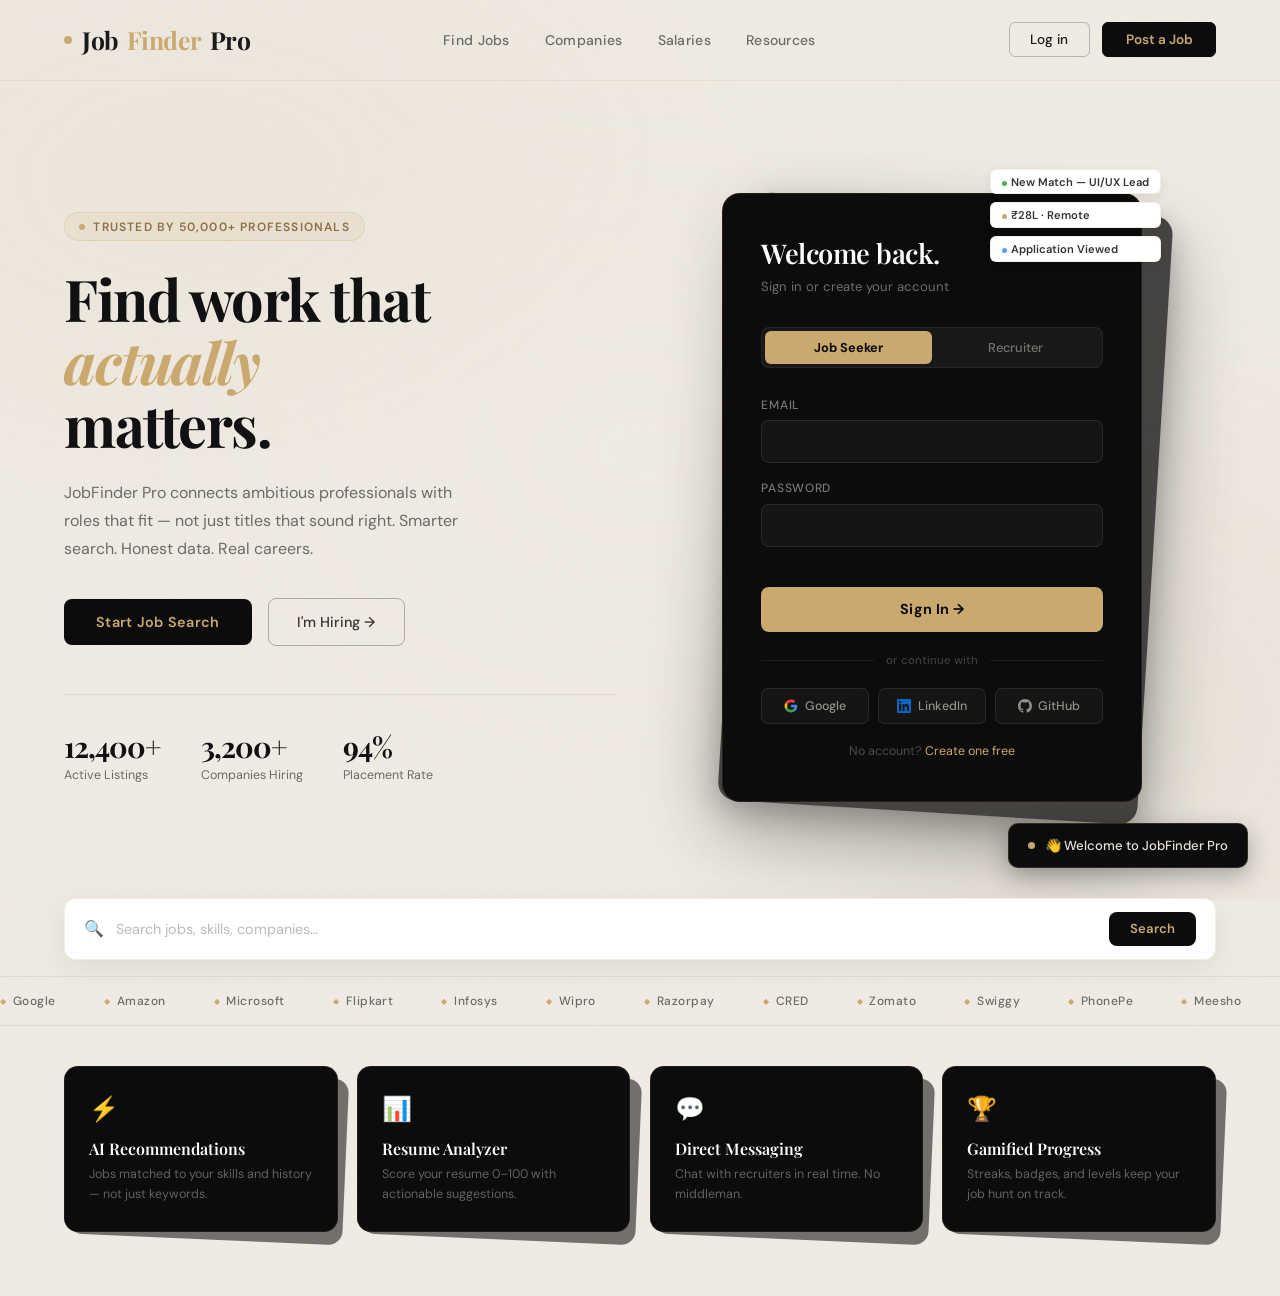
<file: Project/src/main/webapp/index.html>
<!DOCTYPE html>
<html lang="en">

<head>
  <meta charset="UTF-8" />
  <meta name="viewport" content="width=device-width, initial-scale=1.0" />
  <title>JobFinder Pro</title>
  <link
    href="https://fonts.googleapis.com/css2?family=Playfair+Display:wght@400;600;700&family=DM+Sans:wght@300;400;500;600&display=swap"
    rel="stylesheet" />
  <style>
    /* ─── RESET & BASE ─────────────────────────────── */
    *,
    *::before,
    *::after {
      box-sizing: border-box;
      margin: 0;
      padding: 0;
    }

    :root {
      --bg: #F0EBE3;
      --bg-noise: url("data:image/svg+xml,%3Csvg xmlns='http://www.w3.org/2000/svg' width='300' height='300'%3E%3Cfilter id='n'%3E%3CfeTurbulence type='fractalNoise' baseFrequency='0.75' numOctaves='4' stitchTiles='stitch'/%3E%3C/filter%3E%3Crect width='300' height='300' filter='url(%23n)' opacity='0.04'/%3E%3C/svg%3E");
      --card: #0C0C0C;
      --card-text: #E8E2D9;
      --accent: #C9A96E;
      --accent2: #8B6F47;
      --muted: #6B6B6B;
      --border: rgba(201, 169, 110, 0.25);
      --shadow-color: rgba(12, 12, 12, 0.55);
      --font-head: 'Playfair Display', Georgia, serif;
      --font-body: 'DM Sans', sans-serif;
    }

    html {
      font-size: 16px;
    }

    body {
      font-family: var(--font-body);
      background-color: var(--bg);
      background-image: var(--bg-noise);
      min-height: 100vh;
      display: flex;
      flex-direction: column;
      color: #1a1a1a;
      overflow-x: hidden;
    }

    /* ─── BACKGROUND TEXTURE LAYER ────────────────── */
    body::before {
      content: '';
      position: fixed;
      inset: 0;
      background:
        radial-gradient(ellipse 70% 60% at 15% 20%, rgba(201, 169, 110, 0.07) 0%, transparent 65%),
        radial-gradient(ellipse 50% 80% at 90% 80%, rgba(139, 111, 71, 0.06) 0%, transparent 60%),
        radial-gradient(ellipse 40% 40% at 50% 50%, rgba(240, 235, 227, 0.4) 0%, transparent 100%);
      pointer-events: none;
      z-index: 0;
    }

    /* ─── NAVBAR ───────────────────────────────────── */
    nav {
      position: relative;
      z-index: 10;
      display: flex;
      align-items: center;
      justify-content: space-between;
      padding: 1.4rem 4rem;
      border-bottom: 1px solid rgba(201, 169, 110, 0.18);
    }

    .nav-logo {
      font-family: var(--font-head);
      font-size: 1.55rem;
      font-weight: 700;
      color: #1a1a1a;
      letter-spacing: -0.5px;
      display: flex;
      align-items: center;
      gap: 0.5rem;
    }

    .nav-logo span {
      color: var(--accent);
    }

    .nav-logo::before {
      content: '';
      display: inline-block;
      width: 8px;
      height: 8px;
      background: var(--accent);
      border-radius: 50%;
      margin-right: 2px;
    }

    .nav-links {
      display: flex;
      gap: 2.2rem;
      list-style: none;
    }

    .nav-links a {
      text-decoration: none;
      color: var(--muted);
      font-size: 0.875rem;
      font-weight: 500;
      letter-spacing: 0.02em;
      transition: color 0.2s;
    }

    .nav-links a:hover {
      color: #1a1a1a;
    }

    .nav-cta {
      display: flex;
      gap: 0.75rem;
    }

    .btn-ghost {
      background: transparent;
      border: 1px solid rgba(26, 26, 26, 0.25);
      color: #1a1a1a;
      padding: 0.5rem 1.3rem;
      border-radius: 6px;
      font-family: var(--font-body);
      font-size: 0.85rem;
      font-weight: 500;
      cursor: pointer;
      transition: border-color 0.2s, color 0.2s;
    }

    .btn-ghost:hover {
      border-color: var(--accent);
      color: var(--accent);
    }

    .btn-primary {
      background: var(--card);
      color: var(--accent);
      border: 1px solid var(--card);
      padding: 0.5rem 1.4rem;
      border-radius: 6px;
      font-family: var(--font-body);
      font-size: 0.85rem;
      font-weight: 600;
      cursor: pointer;
      transition: background 0.2s, transform 0.15s;
    }

    .btn-primary:hover {
      background: #1e1e1e;
      transform: translateY(-1px);
    }

    /* ─── HERO ─────────────────────────────────────── */
    .hero {
      position: relative;
      z-index: 1;
      display: grid;
      grid-template-columns: 1fr 1fr;
      gap: 3rem;
      align-items: center;
      padding: 5rem 4rem 4rem;
      max-width: 1280px;
      margin: 0 auto;
      width: 100%;
    }

    .hero-left {
      max-width: 560px;
    }

    .hero-eyebrow {
      display: inline-flex;
      align-items: center;
      gap: 0.5rem;
      background: rgba(201, 169, 110, 0.1);
      border: 1px solid var(--border);
      color: var(--accent2);
      font-size: 0.75rem;
      font-weight: 600;
      letter-spacing: 0.1em;
      text-transform: uppercase;
      padding: 0.35rem 0.9rem;
      border-radius: 20px;
      margin-bottom: 1.6rem;
    }

    .hero-eyebrow::before {
      content: '';
      width: 6px;
      height: 6px;
      background: var(--accent);
      border-radius: 50%;
    }

    .hero-title {
      font-family: var(--font-head);
      font-size: 3.6rem;
      font-weight: 700;
      line-height: 1.1;
      color: #111;
      letter-spacing: -1.5px;
      margin-bottom: 1.4rem;
    }

    .hero-title em {
      font-style: italic;
      color: var(--accent);
    }

    .hero-sub {
      font-size: 1rem;
      color: var(--muted);
      line-height: 1.75;
      margin-bottom: 2.2rem;
      max-width: 420px;
      font-weight: 400;
    }

    .hero-actions {
      display: flex;
      gap: 1rem;
      align-items: center;
      flex-wrap: wrap;
    }

    .btn-hero {
      background: var(--card);
      color: var(--accent);
      border: none;
      padding: 0.85rem 2rem;
      border-radius: 8px;
      font-family: var(--font-body);
      font-size: 0.9rem;
      font-weight: 600;
      cursor: pointer;
      letter-spacing: 0.02em;
      transition: transform 0.2s, box-shadow 0.2s;
    }

    .btn-hero:hover {
      transform: translateY(-2px);
      box-shadow: 0 8px 24px rgba(12, 12, 12, 0.25);
    }

    .btn-hero-outline {
      background: transparent;
      border: 1.5px solid rgba(26, 26, 26, 0.3);
      color: #333;
      padding: 0.85rem 1.8rem;
      border-radius: 8px;
      font-family: var(--font-body);
      font-size: 0.9rem;
      font-weight: 500;
      cursor: pointer;
      transition: border-color 0.2s, color 0.2s;
    }

    .btn-hero-outline:hover {
      border-color: var(--accent);
      color: var(--accent2);
    }

    .hero-stats {
      display: flex;
      gap: 2.5rem;
      margin-top: 3rem;
      padding-top: 2rem;
      border-top: 1px solid rgba(26, 26, 26, 0.08);
    }

    .stat-val {
      font-family: var(--font-head);
      font-size: 1.8rem;
      font-weight: 700;
      color: #111;
      letter-spacing: -1px;
    }

    .stat-label {
      font-size: 0.78rem;
      color: var(--muted);
      font-weight: 400;
      margin-top: 2px;
    }

    /* ─── TILTED SHADOW CARD ───────────────────────── */
    .hero-right {
      display: flex;
      align-items: center;
      justify-content: center;
      position: relative;
      padding: 2rem 2rem 2rem 1rem;
    }

    /* THE TILTED SHADOW — behind the card, skewed right */
    .card-shadow-wrap {
      position: relative;
      width: 100%;
      max-width: 420px;
    }

    .card-shadow-wrap::before {
      content: '';
      position: absolute;
      inset: 0;
      background: #0C0C0C;
      border-radius: 18px;
      transform: rotate(3.5deg) translateX(14px) translateY(10px);
      opacity: 0.75;
      z-index: 0;
      box-shadow:
        0 30px 80px rgba(0, 0, 0, 0.45),
        0 10px 30px rgba(0, 0, 0, 0.3);
      transition: transform 0.4s cubic-bezier(.25, .8, .25, 1);
    }

    .card-shadow-wrap:hover::before {
      transform: rotate(5deg) translateX(20px) translateY(14px);
    }

    /* THE ACTUAL CARD — stays flat */
    .auth-card {
      position: relative;
      z-index: 1;
      background: var(--card);
      border-radius: 18px;
      padding: 2.6rem 2.4rem;
      border: 1px solid rgba(201, 169, 110, 0.12);
      color: var(--card-text);
      width: 100%;
    }

    .auth-card-header {
      margin-bottom: 2rem;
    }

    .auth-card-title {
      font-family: var(--font-head);
      font-size: 1.7rem;
      font-weight: 600;
      color: #fff;
      letter-spacing: -0.5px;
      margin-bottom: 0.4rem;
    }

    .auth-card-sub {
      font-size: 0.82rem;
      color: rgba(232, 226, 217, 0.45);
      font-weight: 400;
    }

    /* ROLE TOGGLE */
    .role-toggle {
      display: flex;
      background: rgba(255, 255, 255, 0.05);
      border-radius: 8px;
      padding: 3px;
      margin-bottom: 1.8rem;
      border: 1px solid rgba(255, 255, 255, 0.06);
    }

    .role-btn {
      flex: 1;
      background: transparent;
      border: none;
      color: rgba(232, 226, 217, 0.45);
      padding: 0.5rem;
      border-radius: 6px;
      font-family: var(--font-body);
      font-size: 0.8rem;
      font-weight: 500;
      cursor: pointer;
      transition: all 0.25s;
    }

    .role-btn.active {
      background: var(--accent);
      color: #0C0C0C;
      font-weight: 700;
    }

    /* FORM */
    .form-group {
      margin-bottom: 1.1rem;
    }

    .form-label {
      display: block;
      font-size: 0.75rem;
      font-weight: 500;
      color: rgba(232, 226, 217, 0.5);
      letter-spacing: 0.06em;
      text-transform: uppercase;
      margin-bottom: 0.45rem;
    }

    .form-input {
      width: 100%;
      background: rgba(255, 255, 255, 0.04);
      border: 1px solid rgba(255, 255, 255, 0.09);
      border-radius: 8px;
      color: #fff;
      font-family: var(--font-body);
      font-size: 0.88rem;
      padding: 0.72rem 1rem;
      outline: none;
      transition: border-color 0.2s, background 0.2s;
    }

    .form-input::placeholder {
      color: rgba(255, 255, 255, 0.2);
    }

    .form-input:focus {
      border-color: var(--accent);
      background: rgba(201, 169, 110, 0.04);
    }

    .form-row {
      display: grid;
      grid-template-columns: 1fr 1fr;
      gap: 0.75rem;
    }

    .forgot-link {
      display: block;
      text-align: right;
      font-size: 0.75rem;
      color: var(--accent);
      text-decoration: none;
      margin-top: 0.3rem;
      opacity: 0.75;
      transition: opacity 0.2s;
    }

    .forgot-link:hover {
      opacity: 1;
    }

    .btn-submit {
      width: 100%;
      background: var(--accent);
      color: #0C0C0C;
      border: none;
      border-radius: 8px;
      padding: 0.85rem;
      font-family: var(--font-body);
      font-size: 0.9rem;
      font-weight: 700;
      cursor: pointer;
      margin-top: 1.4rem;
      letter-spacing: 0.02em;
      transition: background 0.2s, transform 0.15s, box-shadow 0.2s;
    }

    .btn-submit:hover {
      background: #d4b07a;
      transform: translateY(-1px);
      box-shadow: 0 6px 20px rgba(201, 169, 110, 0.35);
    }

    .divider {
      display: flex;
      align-items: center;
      gap: 0.75rem;
      margin: 1.3rem 0;
    }

    .divider::before,
    .divider::after {
      content: '';
      flex: 1;
      height: 1px;
      background: rgba(255, 255, 255, 0.07);
    }

    .divider span {
      font-size: 0.72rem;
      color: rgba(255, 255, 255, 0.2);
      font-weight: 500;
    }

    .social-row {
      display: flex;
      gap: 0.6rem;
    }

    .btn-social {
      flex: 1;
      background: rgba(255, 255, 255, 0.04);
      border: 1px solid rgba(255, 255, 255, 0.08);
      color: rgba(232, 226, 217, 0.6);
      padding: 0.55rem;
      border-radius: 7px;
      font-family: var(--font-body);
      font-size: 0.78rem;
      font-weight: 500;
      cursor: pointer;
      transition: border-color 0.2s, background 0.2s;
      display: flex;
      align-items: center;
      justify-content: center;
      gap: 0.4rem;
    }

    .btn-social:hover {
      border-color: rgba(201, 169, 110, 0.3);
      background: rgba(201, 169, 110, 0.06);
    }

    .auth-footer {
      text-align: center;
      margin-top: 1.2rem;
      font-size: 0.78rem;
      color: rgba(232, 226, 217, 0.3);
    }

    .auth-footer a {
      color: var(--accent);
      text-decoration: none;
    }

    /* ─── FLOATING JOB TAGS ────────────────────────── */
    .float-tags {
      position: absolute;
      top: -1.5rem;
      right: -1.2rem;
      display: flex;
      flex-direction: column;
      gap: 0.5rem;
      z-index: 3;
    }

    .float-tag {
      background: #fff;
      border: 1px solid rgba(201, 169, 110, 0.2);
      border-radius: 6px;
      padding: 0.3rem 0.7rem;
      font-size: 0.7rem;
      font-weight: 600;
      color: #333;
      box-shadow: 0 4px 12px rgba(0, 0, 0, 0.08);
      animation: floatTag 3s ease-in-out infinite;
      white-space: nowrap;
    }

    .float-tag:nth-child(2) {
      animation-delay: 1s;
    }

    .float-tag:nth-child(3) {
      animation-delay: 2s;
    }

    .float-tag .dot {
      display: inline-block;
      width: 5px;
      height: 5px;
      border-radius: 50%;
      margin-right: 4px;
    }

    @keyframes floatTag {

      0%,
      100% {
        transform: translateY(0);
      }

      50% {
        transform: translateY(-5px);
      }
    }

    /* ─── MARQUEE STRIP ────────────────────────────── */
    .marquee-strip {
      position: relative;
      z-index: 1;
      width: 100%;
      overflow: hidden;
      padding: 1rem 0;
      border-top: 1px solid rgba(26, 26, 26, 0.07);
      border-bottom: 1px solid rgba(26, 26, 26, 0.07);
      margin: 1rem 0 0;
    }

    .marquee-track {
      display: flex;
      gap: 3rem;
      animation: marquee 25s linear infinite;
      width: max-content;
    }

    .marquee-item {
      font-size: 0.75rem;
      font-weight: 500;
      color: var(--muted);
      white-space: nowrap;
      letter-spacing: 0.04em;
      display: flex;
      align-items: center;
      gap: 0.4rem;
    }

    .marquee-item::before {
      content: '◆';
      color: var(--accent);
      font-size: 0.5rem;
    }

    @keyframes marquee {
      from {
        transform: translateX(0);
      }

      to {
        transform: translateX(-50%);
      }
    }

    /* ─── FEATURES STRIP ───────────────────────────── */
    .features-row {
      position: relative;
      z-index: 1;
      display: flex;
      gap: 1.2rem;
      padding: 2.5rem 4rem 4rem;
      max-width: 1280px;
      margin: 0 auto;
      width: 100%;
    }

    /* Each feature card — with tilted shadow */
    .feat-wrap {
      flex: 1;
      position: relative;
    }

    .feat-wrap::before {
      content: '';
      position: absolute;
      inset: 0;
      background: #0C0C0C;
      border-radius: 14px;
      transform: rotate(2.5deg) translateX(8px) translateY(7px);
      opacity: 0.55;
      z-index: 0;
      transition: transform 0.35s ease;
    }

    .feat-wrap:hover::before {
      transform: rotate(4deg) translateX(13px) translateY(11px);
    }

    .feat-card {
      position: relative;
      z-index: 1;
      background: var(--card);
      border-radius: 14px;
      padding: 1.6rem 1.5rem;
      border: 1px solid rgba(201, 169, 110, 0.1);
      color: var(--card-text);
      transition: transform 0.25s;
    }

    .feat-wrap:hover .feat-card {
      transform: translateY(-2px);
    }

    .feat-icon {
      font-size: 1.5rem;
      margin-bottom: 0.9rem;
      display: block;
    }

    .feat-title {
      font-family: var(--font-head);
      font-size: 1rem;
      font-weight: 600;
      color: #fff;
      margin-bottom: 0.4rem;
    }

    .feat-desc {
      font-size: 0.78rem;
      color: rgba(232, 226, 217, 0.4);
      line-height: 1.6;
    }

    /* ─── SEARCH BAR ───────────────────────────────── */
    .search-section {
      position: relative;
      z-index: 1;
      padding: 0 4rem;
      max-width: 1280px;
      margin: 0 auto;
      width: 100%;
    }

    .search-wrap {
      position: relative;
    }

    .search-bar {
      width: 100%;
      background: #fff;
      border: 1.5px solid rgba(201, 169, 110, 0.2);
      border-radius: 12px;
      display: flex;
      align-items: center;
      gap: 0.75rem;
      padding: 0.8rem 1.2rem;
      box-shadow: 0 8px 32px rgba(0, 0, 0, 0.07);
    }

    .search-icon {
      color: var(--muted);
      font-size: 1rem;
    }

    #liveSearch {
      flex: 1;
      border: none;
      outline: none;
      font-family: var(--font-body);
      font-size: 0.9rem;
      color: #1a1a1a;
      background: transparent;
    }

    #liveSearch::placeholder {
      color: #bbb;
    }

    .search-btn {
      background: var(--card);
      color: var(--accent);
      border: none;
      border-radius: 8px;
      padding: 0.55rem 1.3rem;
      font-family: var(--font-body);
      font-size: 0.82rem;
      font-weight: 600;
      cursor: pointer;
      transition: background 0.2s;
    }

    .search-btn:hover {
      background: #1e1e1e;
    }

    .search-results {
      position: absolute;
      top: calc(100% + 0.5rem);
      left: 0;
      right: 0;
      background: #fff;
      border: 1px solid rgba(201, 169, 110, 0.15);
      border-radius: 10px;
      overflow: hidden;
      display: none;
      z-index: 50;
      box-shadow: 0 16px 40px rgba(0, 0, 0, 0.1);
    }

    .search-results.show {
      display: block;
    }

    .result-item {
      padding: 0.75rem 1.2rem;
      border-bottom: 1px solid rgba(0, 0, 0, 0.04);
      cursor: pointer;
      transition: background 0.15s;
    }

    .result-item:last-child {
      border-bottom: none;
    }

    .result-item:hover {
      background: rgba(201, 169, 110, 0.06);
    }

    .result-title {
      font-size: 0.85rem;
      font-weight: 600;
      color: #111;
    }

    .result-meta {
      font-size: 0.75rem;
      color: var(--muted);
      margin-top: 2px;
    }

    /* ─── TOAST ────────────────────────────────────── */
    .toast-container {
      position: fixed;
      bottom: 2rem;
      right: 2rem;
      z-index: 9999;
      display: flex;
      flex-direction: column;
      gap: 0.6rem;
    }

    .toast {
      background: var(--card);
      color: var(--card-text);
      border: 1px solid rgba(201, 169, 110, 0.2);
      border-radius: 10px;
      padding: 0.8rem 1.2rem;
      font-size: 0.82rem;
      font-weight: 500;
      display: flex;
      align-items: center;
      gap: 0.6rem;
      min-width: 240px;
      transform: translateX(120%);
      transition: transform 0.35s cubic-bezier(.25, .8, .25, 1);
      box-shadow: 0 8px 24px rgba(0, 0, 0, 0.3);
    }

    .toast.show {
      transform: translateX(0);
    }

    .toast-dot {
      width: 7px;
      height: 7px;
      border-radius: 50%;
      background: var(--accent);
      flex-shrink: 0;
    }

    /* ─── RESPONSIVE ───────────────────────────────── */
    @media (max-width: 900px) {
      .hero {
        grid-template-columns: 1fr;
        padding: 3rem 2rem;
      }

      .hero-right {
        padding: 1rem;
      }

      nav {
        padding: 1rem 2rem;
      }

      .nav-links {
        display: none;
      }

      .features-row {
        flex-direction: column;
        padding: 2rem;
      }

      .search-section {
        padding: 0 2rem;
      }

      .hero-title {
        font-size: 2.6rem;
      }
    }

    /* ─── PAGE ENTRY ANIMATION ─────────────────────── */
    @keyframes fadeUp {
      from {
        opacity: 0;
        transform: translateY(24px);
      }

      to {
        opacity: 1;
        transform: translateY(0);
      }
    }

    .hero-left {
      animation: fadeUp 0.6s ease both;
    }

    .hero-right {
      animation: fadeUp 0.7s 0.1s ease both;
    }

    .features-row .feat-wrap:nth-child(1) {
      animation: fadeUp 0.6s 0.25s ease both;
    }

    .features-row .feat-wrap:nth-child(2) {
      animation: fadeUp 0.6s 0.35s ease both;
    }

    .features-row .feat-wrap:nth-child(3) {
      animation: fadeUp 0.6s 0.45s ease both;
    }

    .features-row .feat-wrap:nth-child(4) {
      animation: fadeUp 0.6s 0.55s ease both;
    }
  </style>
</head>

<body>

  <!-- ═══ NAVBAR ════════════════════════════════════ -->
  <nav>
    <div class="nav-logo">Job<span>Finder</span> Pro</div>
    <ul class="nav-links">
      <li><a href="#">Find Jobs</a></li>
      <li><a href="#">Companies</a></li>
      <li><a href="#">Salaries</a></li>
      <li><a href="#">Resources</a></li>
    </ul>
    <div class="nav-cta">
      <button class="btn-ghost">Log in</button>
      <button class="btn-primary">Post a Job</button>
    </div>
  </nav>

  <!-- ═══ HERO ══════════════════════════════════════ -->
  <section class="hero">

    <!-- LEFT: Headlines -->
    <div class="hero-left">
      <div class="hero-eyebrow">Trusted by 50,000+ professionals</div>

      <h1 class="hero-title">
        Find work that<br />
        <em>actually</em><br />
        matters.
      </h1>

      <p class="hero-sub">
        JobFinder Pro connects ambitious professionals with roles that fit — not just titles that sound right. Smarter
        search. Honest data. Real careers.
      </p>

      <div class="hero-actions">
        <button class="btn-hero" onclick="showToast('🎉 Welcome! Let\'s find your next role.')">Start Job
          Search</button>
        <button class="btn-hero-outline">I'm Hiring →</button>
      </div>

      <div class="hero-stats">
        <div>
          <div class="stat-val">12,400+</div>
          <div class="stat-label">Active Listings</div>
        </div>
        <div>
          <div class="stat-val">3,200+</div>
          <div class="stat-label">Companies Hiring</div>
        </div>
        <div>
          <div class="stat-val">94%</div>
          <div class="stat-label">Placement Rate</div>
        </div>
      </div>
    </div>

    <!-- RIGHT: Login Card with TILTED SHADOW -->
    <div class="hero-right">
      <div class="card-shadow-wrap">

        <!-- Floating job-match tags -->
        <div class="float-tags">
          <div class="float-tag"><span class="dot" style="background:#4CAF50"></span>New Match — UI/UX Lead</div>
          <div class="float-tag"><span class="dot" style="background:#C9A96E"></span>₹28L · Remote</div>
          <div class="float-tag"><span class="dot" style="background:#5C9BF0"></span>Application Viewed</div>
        </div>

        <div class="auth-card">
          <div class="auth-card-header">
            <div class="auth-card-title">Welcome back.</div>
            <div class="auth-card-sub">Sign in or create your account</div>
          </div>

          <!-- Role toggle -->
          <div class="role-toggle">
            <button class="role-btn active" onclick="setRole(this, 'seeker')">Job Seeker</button>
            <button class="role-btn" onclick="setRole(this, 'recruiter')">Recruiter</button>
          </div>

          <!-- Form -->
          <form action="login" method="post">
            <div class="form-group">
              <label class="form-label">Email</label>
              <input class="form-input" type="email" name="email" required />
            </div>

            <div class="form-group">
              <label class="form-label">Password</label>
              <input class="form-input" type="password" name="password" required />
            </div>

            <button class="btn-submit" type="submit">Sign In →</button>
          </form>

          <div class="divider"><span>or continue with</span></div>

          <div class="social-row">
            <button class="btn-social">
              <svg width="14" height="14" viewBox="0 0 24 24" fill="currentColor">
                <path
                  d="M22.56 12.25c0-.78-.07-1.53-.2-2.25H12v4.26h5.92c-.26 1.37-1.04 2.53-2.21 3.31v2.77h3.57c2.08-1.92 3.28-4.74 3.28-8.09z"
                  fill="#4285F4" />
                <path
                  d="M12 23c2.97 0 5.46-.98 7.28-2.66l-3.57-2.77c-.98.66-2.23 1.06-3.71 1.06-2.86 0-5.29-1.93-6.16-4.53H2.18v2.84C3.99 20.53 7.7 23 12 23z"
                  fill="#34A853" />
                <path
                  d="M5.84 14.09c-.22-.66-.35-1.36-.35-2.09s.13-1.43.35-2.09V7.07H2.18C1.43 8.55 1 10.22 1 12s.43 3.45 1.18 4.93l2.85-2.22.81-.62z"
                  fill="#FBBC05" />
                <path
                  d="M12 5.38c1.62 0 3.06.56 4.21 1.64l3.15-3.15C17.45 2.09 14.97 1 12 1 7.7 1 3.99 3.47 2.18 7.07l3.66 2.84c.87-2.6 3.3-4.53 6.16-4.53z"
                  fill="#EA4335" />
              </svg>
              Google
            </button>
            <button class="btn-social">
              <svg width="14" height="14" viewBox="0 0 24 24" fill="#0A66C2">
                <path
                  d="M20.447 20.452h-3.554v-5.569c0-1.328-.027-3.037-1.852-3.037-1.853 0-2.136 1.445-2.136 2.939v5.667H9.351V9h3.414v1.561h.046c.477-.9 1.637-1.85 3.37-1.85 3.601 0 4.267 2.37 4.267 5.455v6.286zM5.337 7.433c-1.144 0-2.063-.926-2.063-2.065 0-1.138.92-2.063 2.063-2.063 1.14 0 2.064.925 2.064 2.063 0 1.139-.925 2.065-2.064 2.065zm1.782 13.019H3.555V9h3.564v11.452zM22.225 0H1.771C.792 0 0 .774 0 1.729v20.542C0 23.227.792 24 1.771 24h20.451C23.2 24 24 23.227 24 22.271V1.729C24 .774 23.2 0 22.222 0h.003z" />
              </svg>
              LinkedIn
            </button>
            <button class="btn-social">
              <svg width="14" height="14" viewBox="0 0 24 24" fill="currentColor">
                <path
                  d="M12 0c-6.626 0-12 5.373-12 12 0 5.302 3.438 9.8 8.207 11.387.599.111.793-.261.793-.577v-2.234c-3.338.726-4.033-1.416-4.033-1.416-.546-1.387-1.333-1.756-1.333-1.756-1.089-.745.083-.729.083-.729 1.205.084 1.839 1.237 1.839 1.237 1.07 1.834 2.807 1.304 3.492.997.107-.775.418-1.305.762-1.604-2.665-.305-5.467-1.334-5.467-5.931 0-1.311.469-2.381 1.236-3.221-.124-.303-.535-1.524.117-3.176 0 0 1.008-.322 3.301 1.23.957-.266 1.983-.399 3.003-.404 1.02.005 2.047.138 3.006.404 2.291-1.552 3.297-1.23 3.297-1.23.653 1.653.242 2.874.118 3.176.77.84 1.235 1.911 1.235 3.221 0 4.609-2.807 5.624-5.479 5.921.43.372.823 1.102.823 2.222v3.293c0 .319.192.694.801.576 4.765-1.589 8.199-6.086 8.199-11.386 0-6.627-5.373-12-12-12z" />
              </svg>
              GitHub
            </button>
          </div>

          <div class="auth-footer">
            No account? <a href="#" onclick="showToast('✨ Registration coming right up!')">Create one free</a>
          </div>
        </div>
      </div>
    </div>
  </section>

  <!-- ═══ LIVE SEARCH ═══════════════════════════════ -->
  <div class="search-section">
    <div class="search-wrap">
      <div class="search-bar">
        <span class="search-icon">🔍</span>
        <input id="liveSearch" type="text" placeholder="Search jobs, skills, companies…"
          oninput="liveSearch(this.value)" onblur="setTimeout(()=>hideResults(),200)" />
        <button class="search-btn">Search</button>
      </div>
      <div class="search-results" id="searchResults"></div>
    </div>
  </div>

  <!-- ═══ MARQUEE ════════════════════════════════════ -->
  <div class="marquee-strip">
    <div class="marquee-track" id="marqueeTrack"></div>
  </div>

  <!-- ═══ FEATURE CARDS ═════════════════════════════ -->
  <div class="features-row">

    <div class="feat-wrap">
      <div class="feat-card">
        <span class="feat-icon">⚡</span>
        <div class="feat-title">AI Recommendations</div>
        <div class="feat-desc">Jobs matched to your skills and history — not just keywords.</div>
      </div>
    </div>

    <div class="feat-wrap">
      <div class="feat-card">
        <span class="feat-icon">📊</span>
        <div class="feat-title">Resume Analyzer</div>
        <div class="feat-desc">Score your resume 0–100 with actionable suggestions.</div>
      </div>
    </div>

    <div class="feat-wrap">
      <div class="feat-card">
        <span class="feat-icon">💬</span>
        <div class="feat-title">Direct Messaging</div>
        <div class="feat-desc">Chat with recruiters in real time. No middleman.</div>
      </div>
    </div>

    <div class="feat-wrap">
      <div class="feat-card">
        <span class="feat-icon">🏆</span>
        <div class="feat-title">Gamified Progress</div>
        <div class="feat-desc">Streaks, badges, and levels keep your job hunt on track.</div>
      </div>
    </div>

  </div>

  <!-- ═══ TOAST CONTAINER ═══════════════════════════ -->
  <div class="toast-container" id="toastContainer"></div>

  <!-- ═══ JAVASCRIPT ════════════════════════════════ -->
  <script>

    /* ─ ROLE TOGGLE ─ */
    function setRole(btn, role) {
      document.querySelectorAll('.role-btn').forEach(b => b.classList.remove('active'));
      btn.classList.add('active');
      showToast(role === 'recruiter' ? '🏢 Recruiter mode activated' : '👤 Job Seeker mode activated');
    }

    /* ─ LOGIN HANDLER ─ */
    function handleLogin() {
      const email = document.getElementById('emailInput').value.trim();
      const pass = document.getElementById('passInput').value.trim();

      if (!email || !pass) {
        showToast('⚠️ Please fill in all fields', 'warn');
        return;
      }
      if (!email.includes('@')) {
        showToast('⚠️ Enter a valid email', 'warn');
        return;
      }
      if (pass.length < 6) {
        showToast('⚠️ Password too short', 'warn');
        return;
      }
      showToast('✅ Signing you in…');
    }

    /* ─ LIVE SEARCH ─ */
    const JOBS = [
      { title: 'Senior UI/UX Designer', meta: 'Figma · Remote · ₹24–32L' },
      { title: 'Java Backend Engineer', meta: 'Spring Boot · Bangalore · ₹18–26L' },
      { title: 'React Frontend Developer', meta: 'Next.js · Hybrid · ₹16–22L' },
      { title: 'Data Scientist', meta: 'Python · ML · Delhi · ₹20–28L' },
      { title: 'DevOps Engineer', meta: 'AWS · Kubernetes · Remote · ₹22–30L' },
      { title: 'Product Manager', meta: 'B2B SaaS · Mumbai · ₹28–38L' },
      { title: 'Android Developer', meta: 'Kotlin · Jetpack · Pune · ₹14–20L' },
      { title: 'Machine Learning Engineer', meta: 'TensorFlow · Remote · ₹26–36L' },
    ];

    function liveSearch(query) {
  const el = document.getElementById('searchResults');

  const q = query.trim();
  if (!q) {
    el.classList.remove('show');
    return;
  }

  fetch('jobs/search?q=' + encodeURIComponent(q))
    .then(res => res.json())
    .then(data => {

      if (!data.length) {
        el.classList.remove('show');
        return;
      }

      el.innerHTML = data.map(j => `
        <div class="result-item">
          <div class="result-title">${j.title}</div>
          <div class="result-meta">${j.company} · ${j.location} · ${j.salary}</div>
        </div>
      `).join('');

      el.classList.add('show');
    })
    .catch(err => {
      console.error('Search error:', err);
      el.classList.remove('show');
    });
}

    function selectJob(title) {
      document.getElementById('liveSearch').value = title;
      document.getElementById('searchResults').classList.remove('show');
      showToast(`🔍 Searching for "${title}"`);
    }

    function hideResults() {
      document.getElementById('searchResults').classList.remove('show');
    }

    /* ─ MARQUEE BUILD ─ */
    const companies = ['Google', 'Amazon', 'Microsoft', 'Flipkart', 'Infosys', 'Wipro', 'Razorpay', 'CRED', 'Zomato', 'Swiggy', 'PhonePe', 'Meesho', 'Ola', 'Byju\'s', 'Dream11', 'ShareChat'];
    const track = document.getElementById('marqueeTrack');
    const doubled = [...companies, ...companies];
    track.innerHTML = doubled.map(c => `<span class="marquee-item">${c}</span>`).join('');

    /* ─ TOAST SYSTEM ─ */
    function showToast(msg) {
      const container = document.getElementById('toastContainer');
      const t = document.createElement('div');
      t.className = 'toast';
      t.innerHTML = `<span class="toast-dot"></span>${msg}`;
      container.appendChild(t);
      requestAnimationFrame(() => { t.classList.add('show'); });
      setTimeout(() => {
        t.classList.remove('show');
        setTimeout(() => t.remove(), 400);
      }, 3200);
    }

    /* ─ ENTRY TOASTS ─ */
    setTimeout(() => showToast('👋 Welcome to JobFinder Pro'), 800);
    setTimeout(() => showToast('💼 12,400+ jobs waiting for you'), 2200);

  </script>
</body>

</html>
</file>
